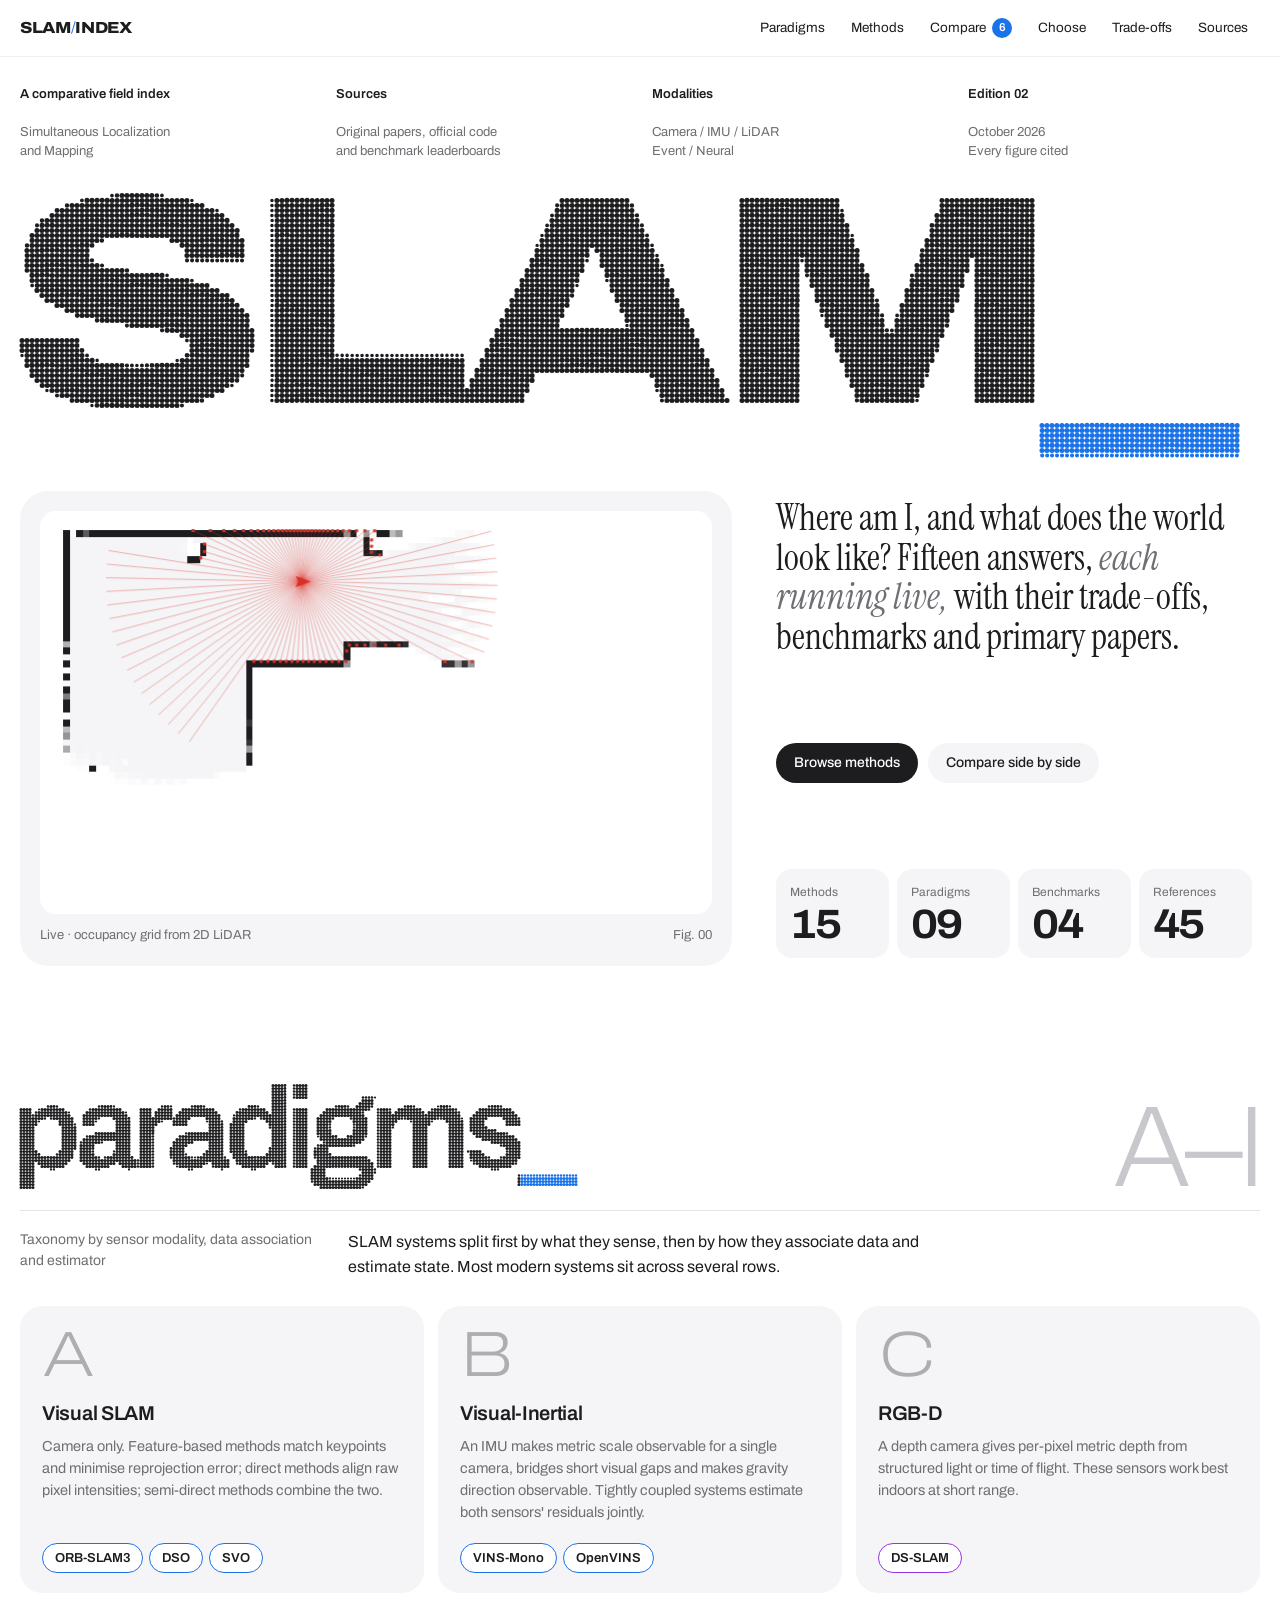
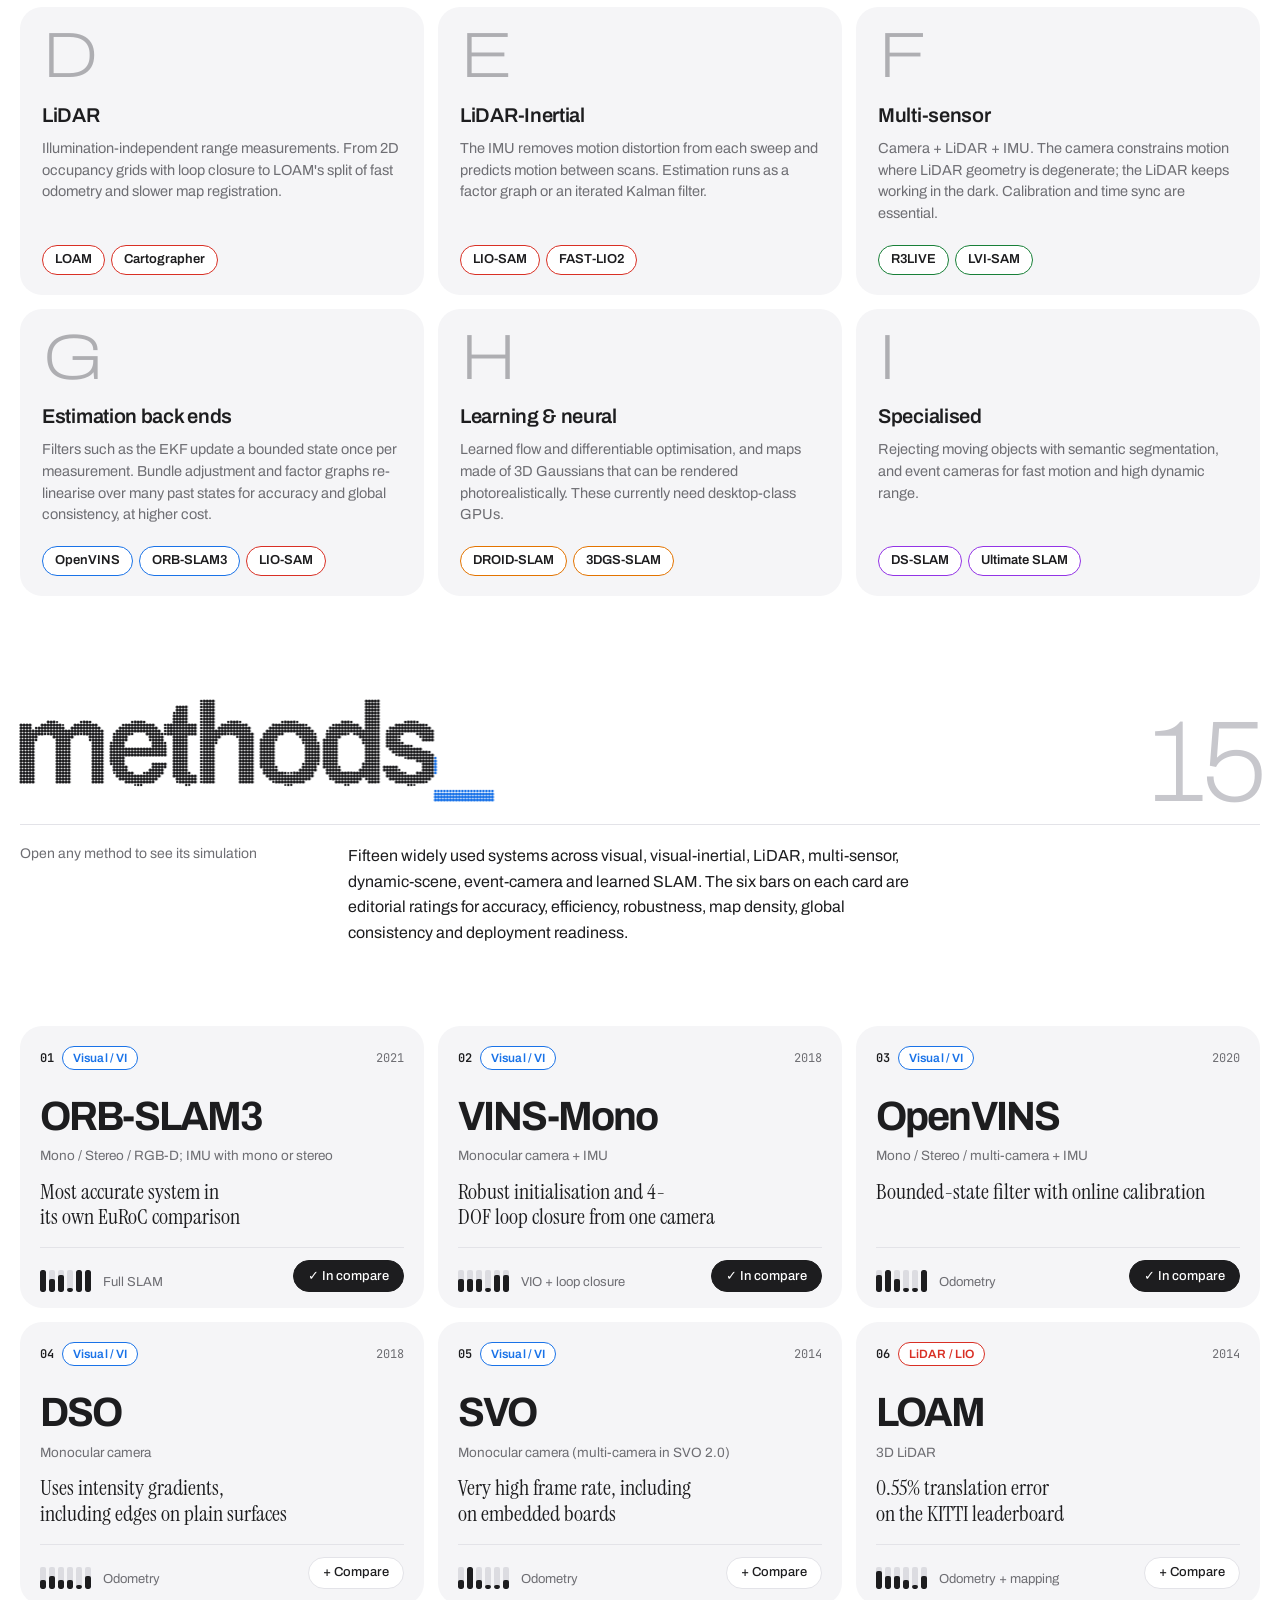
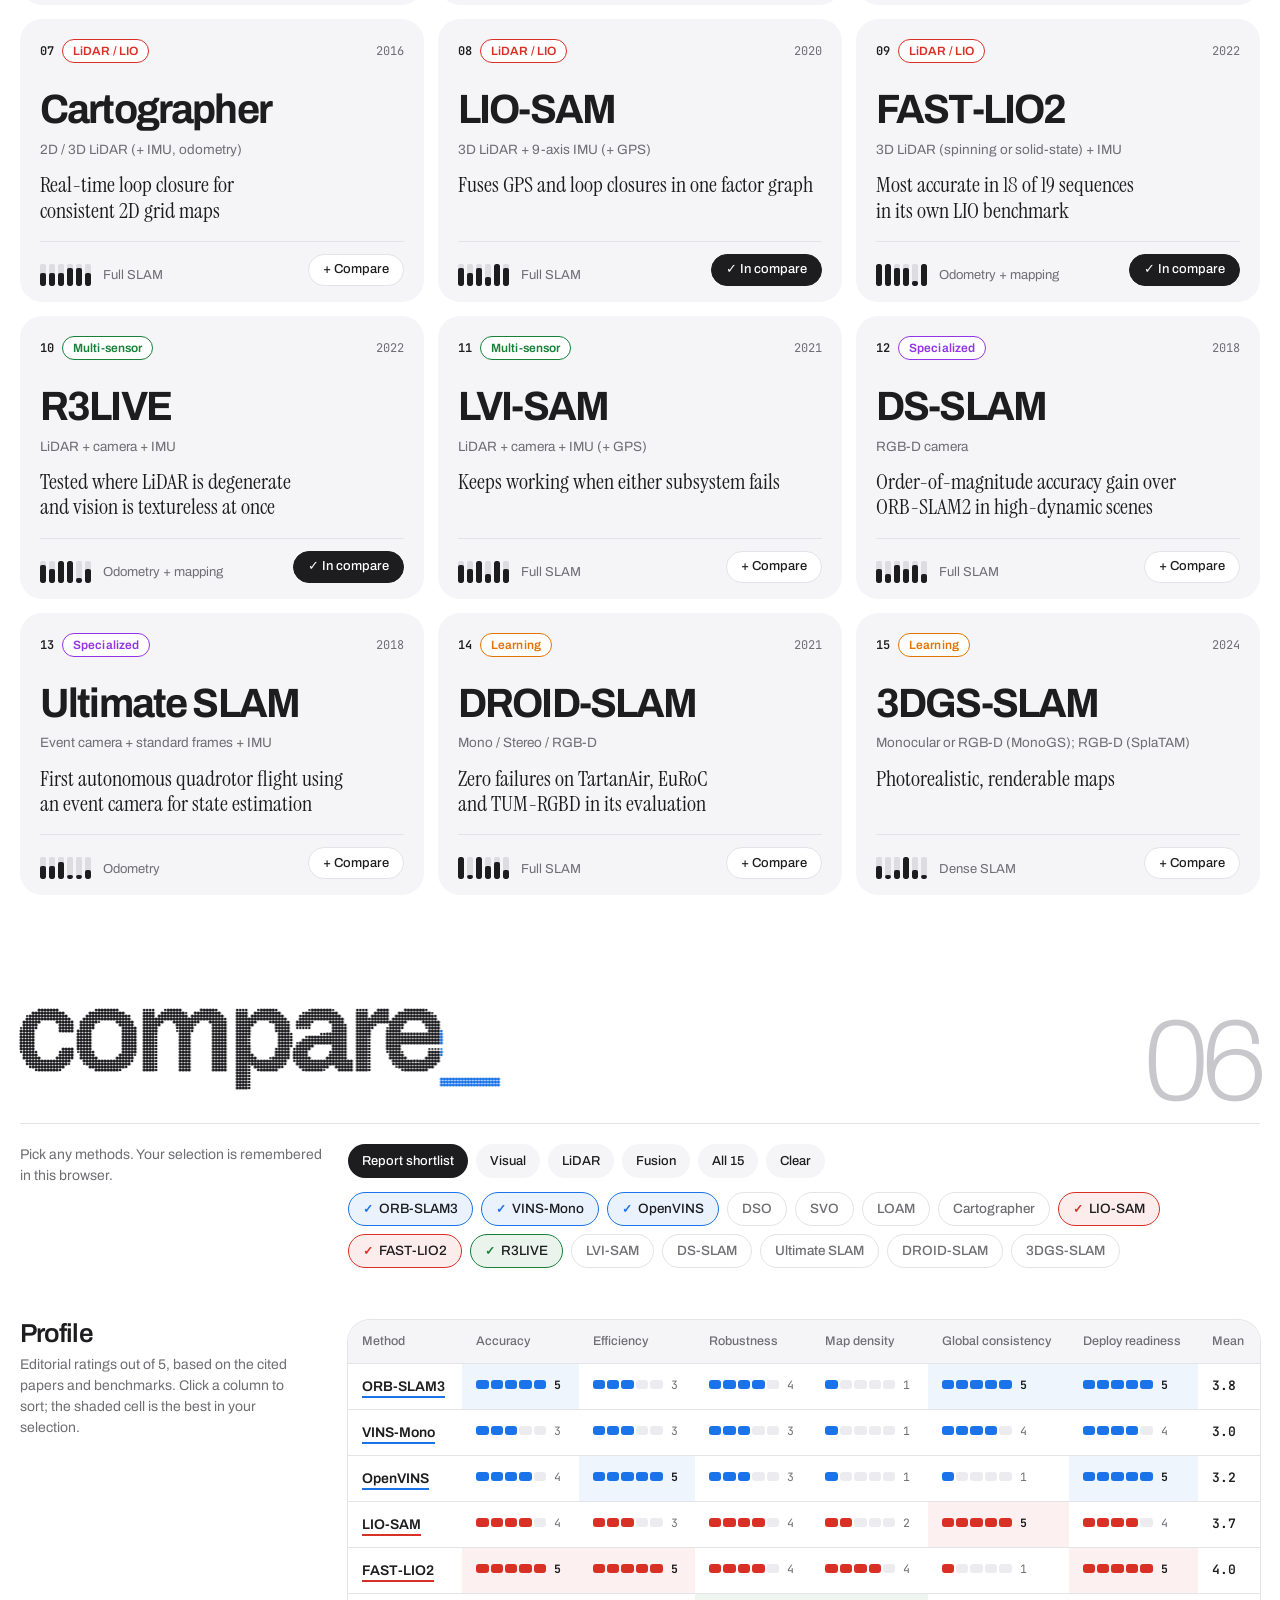
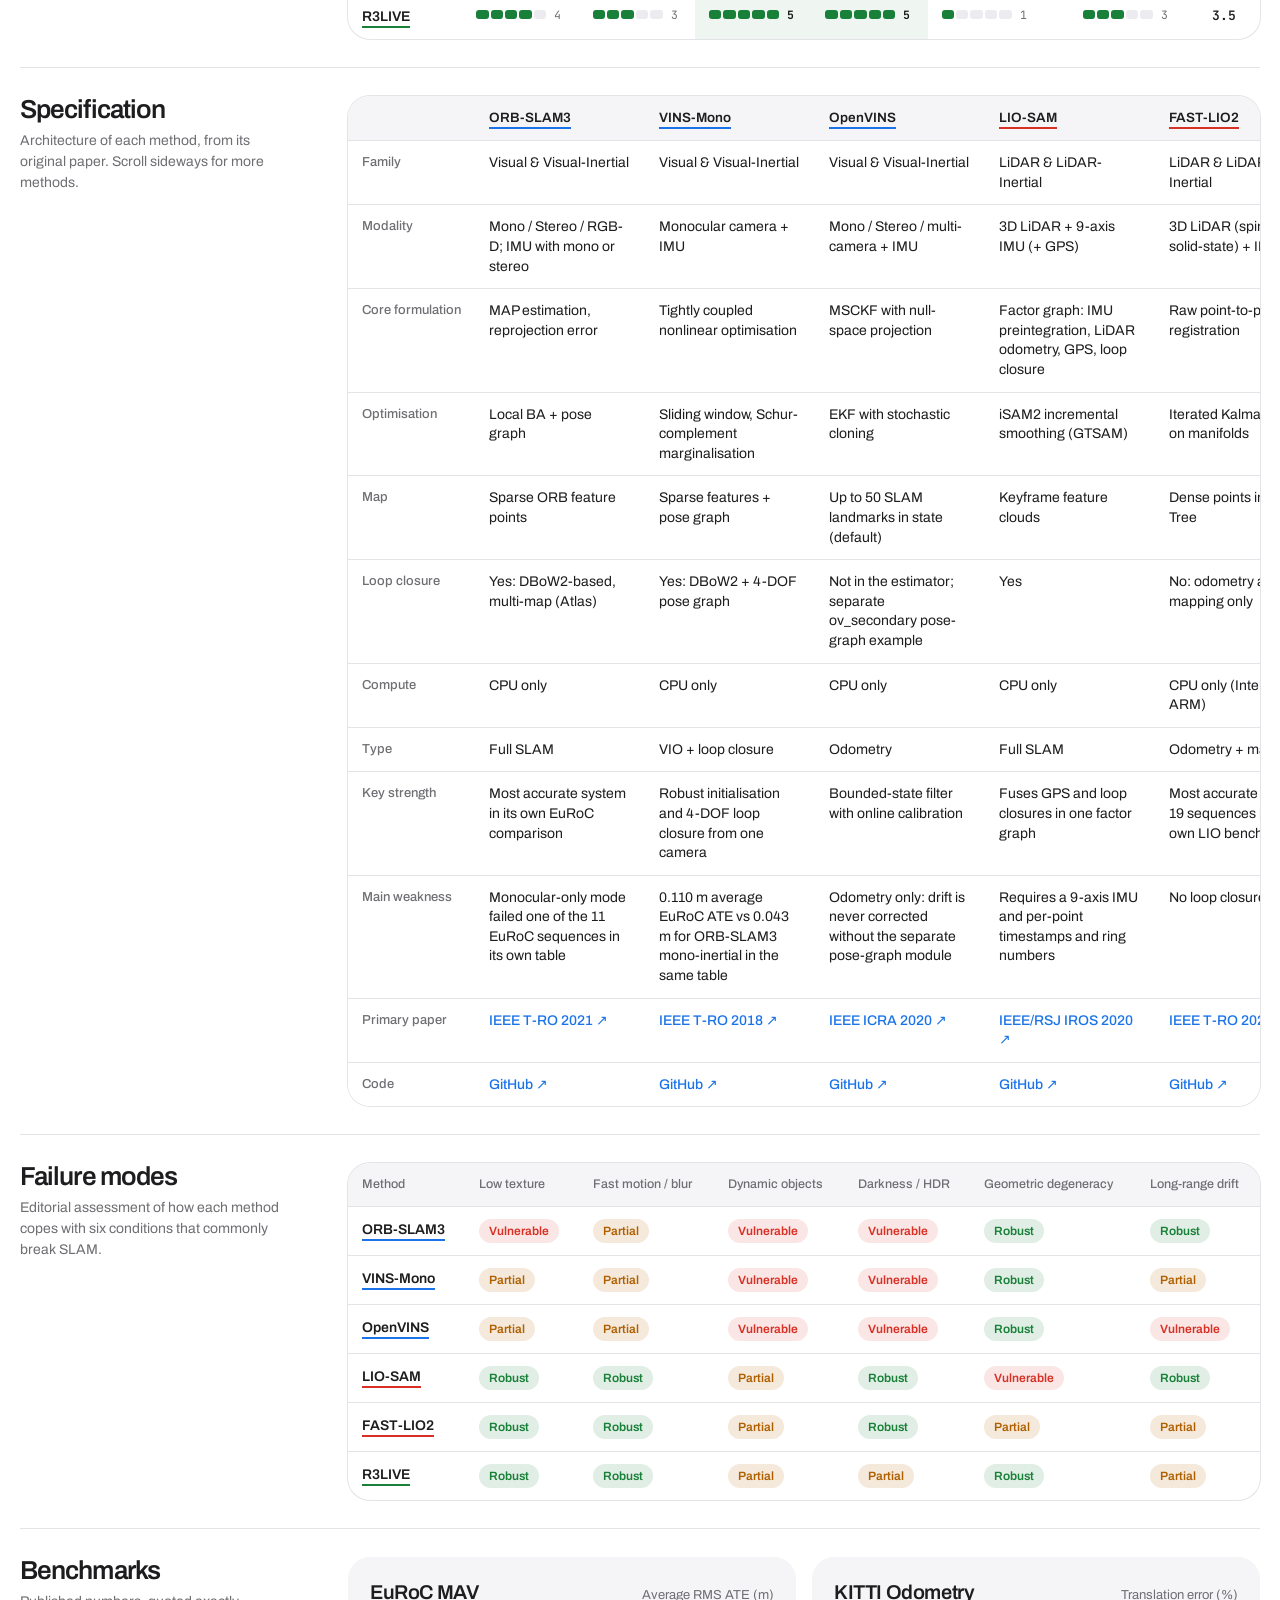
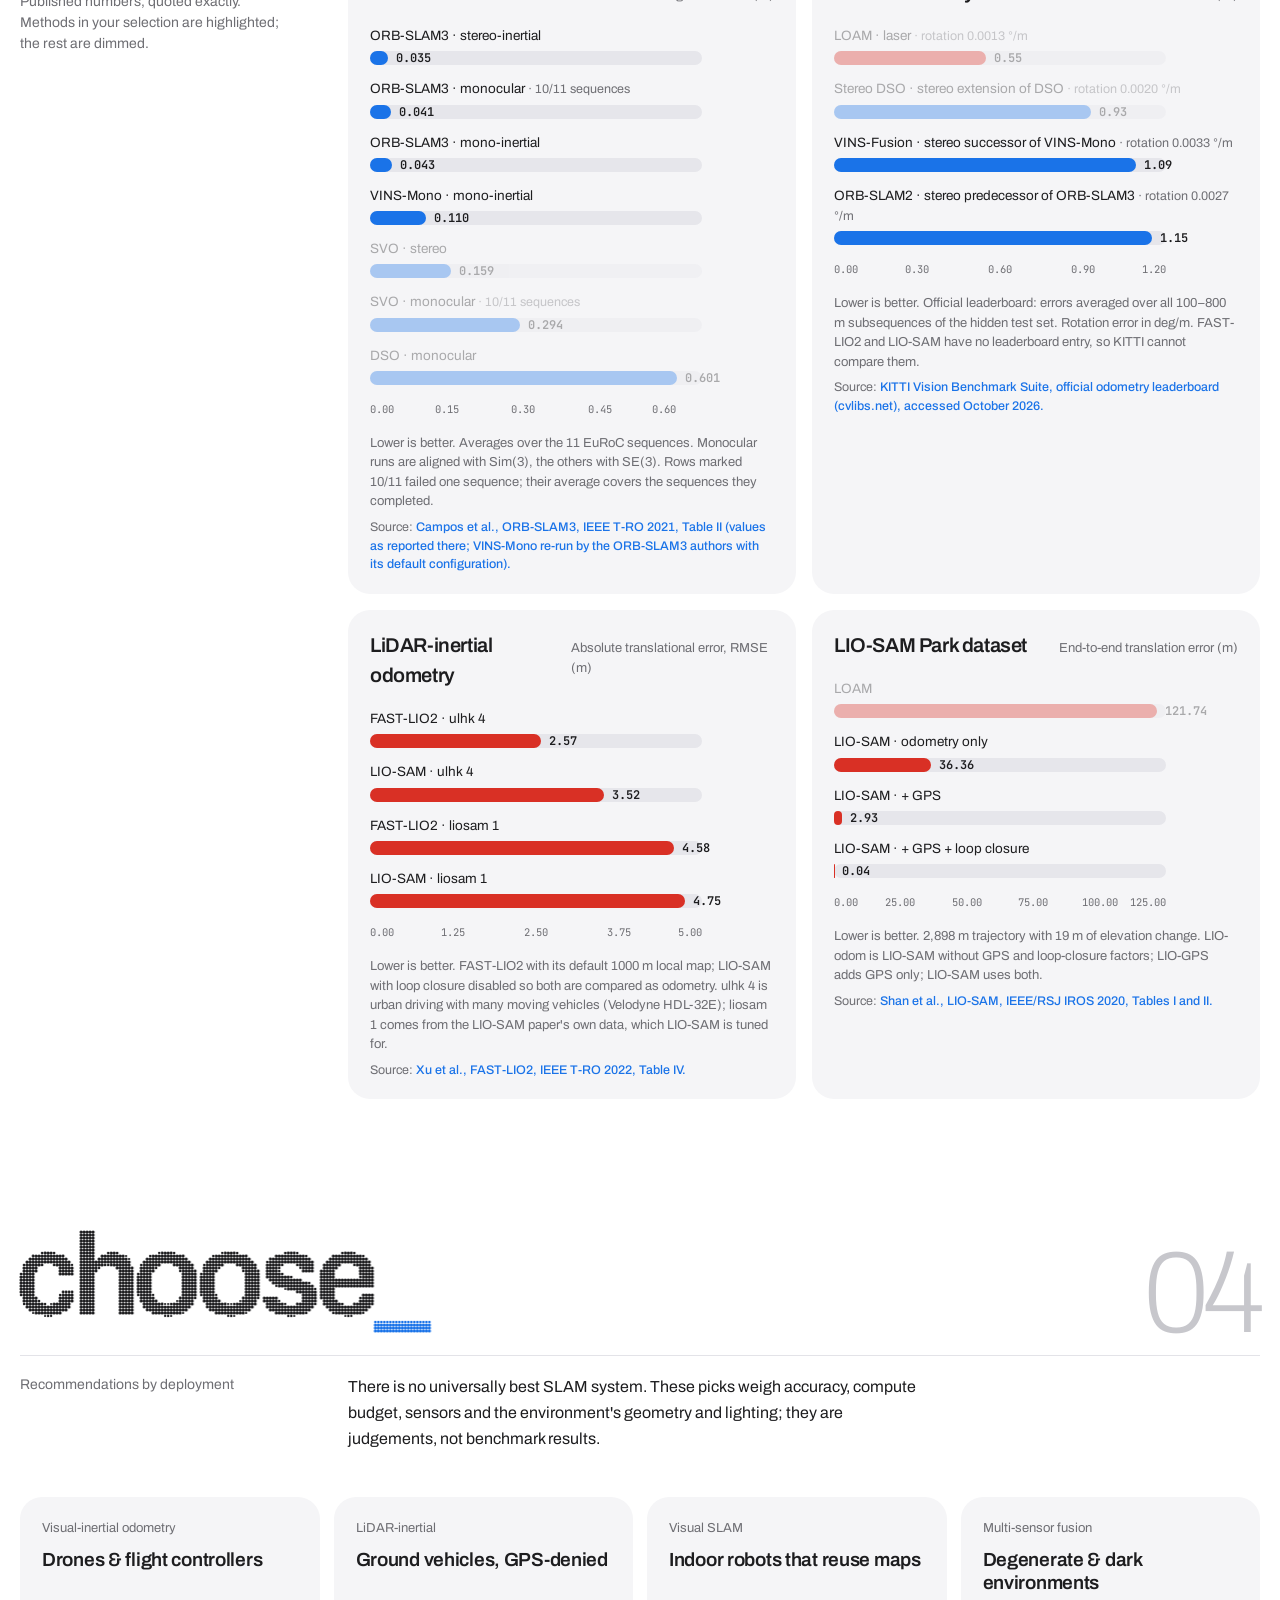
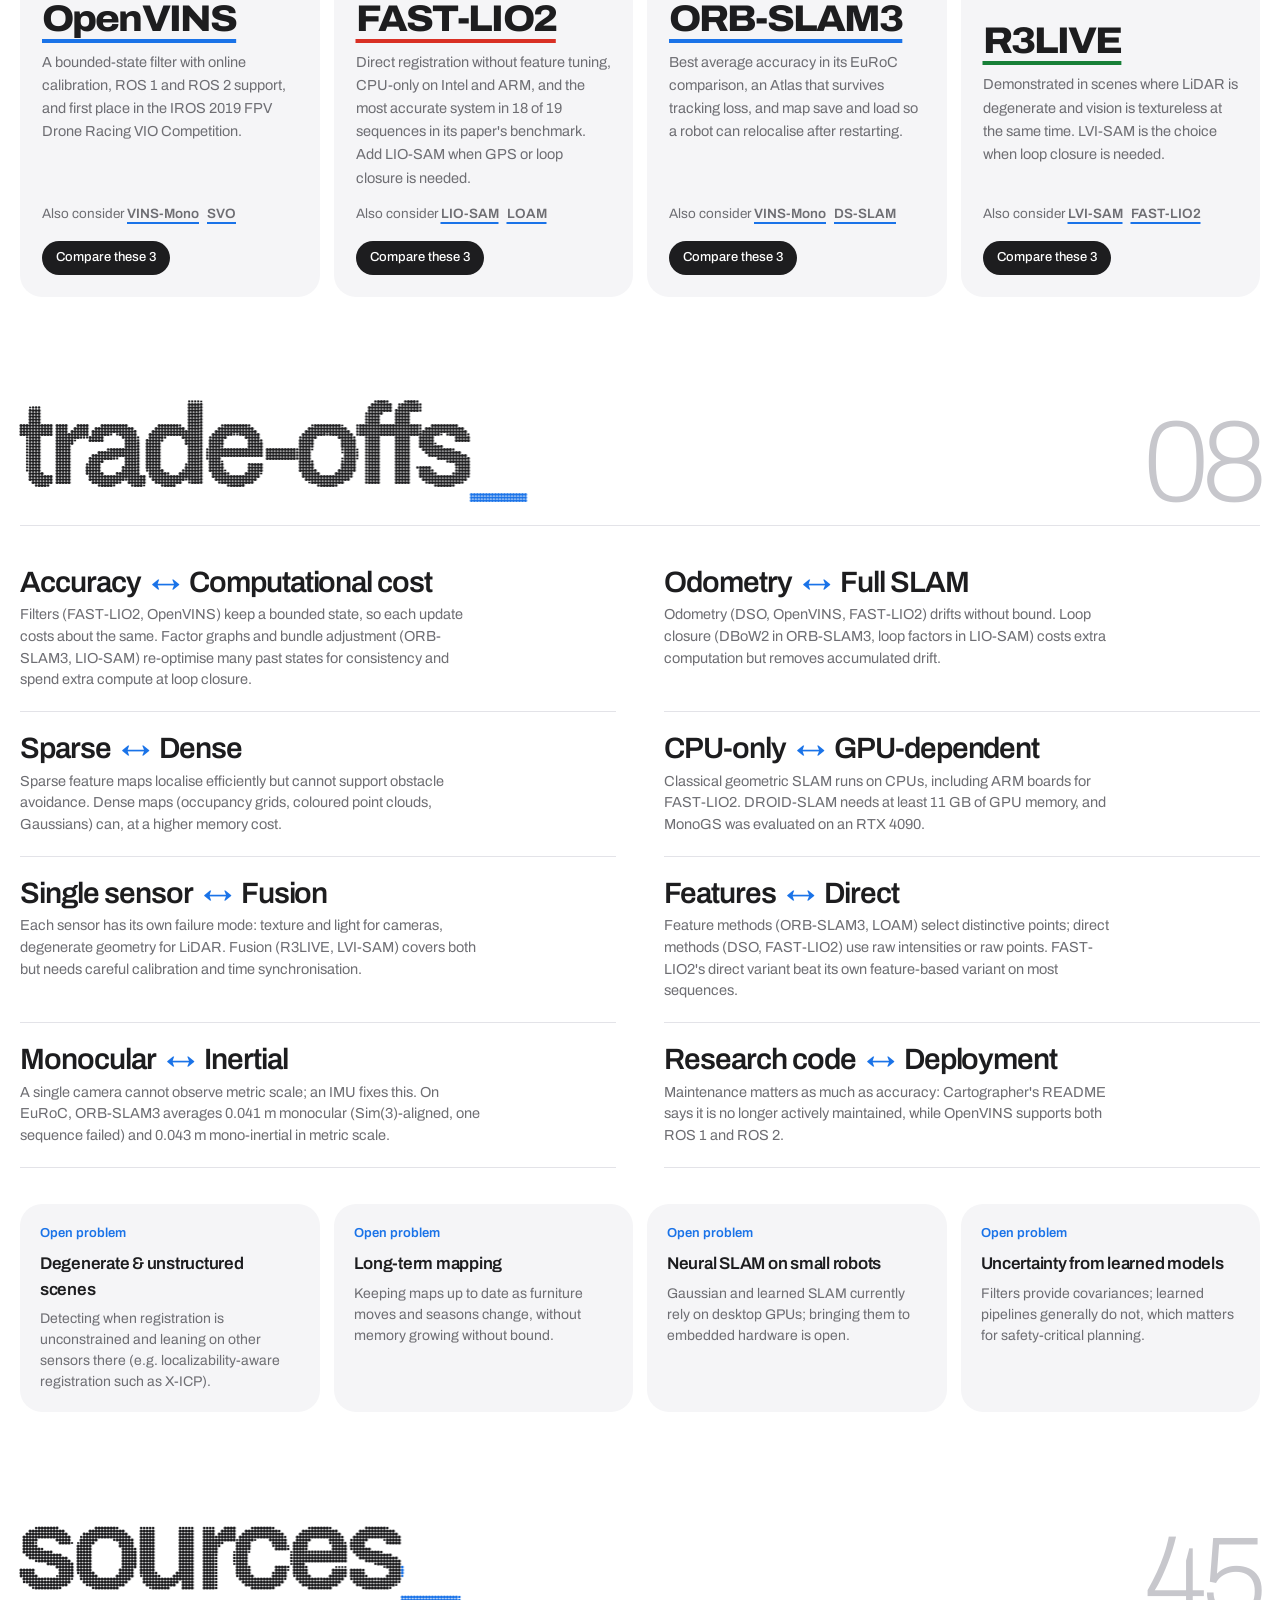
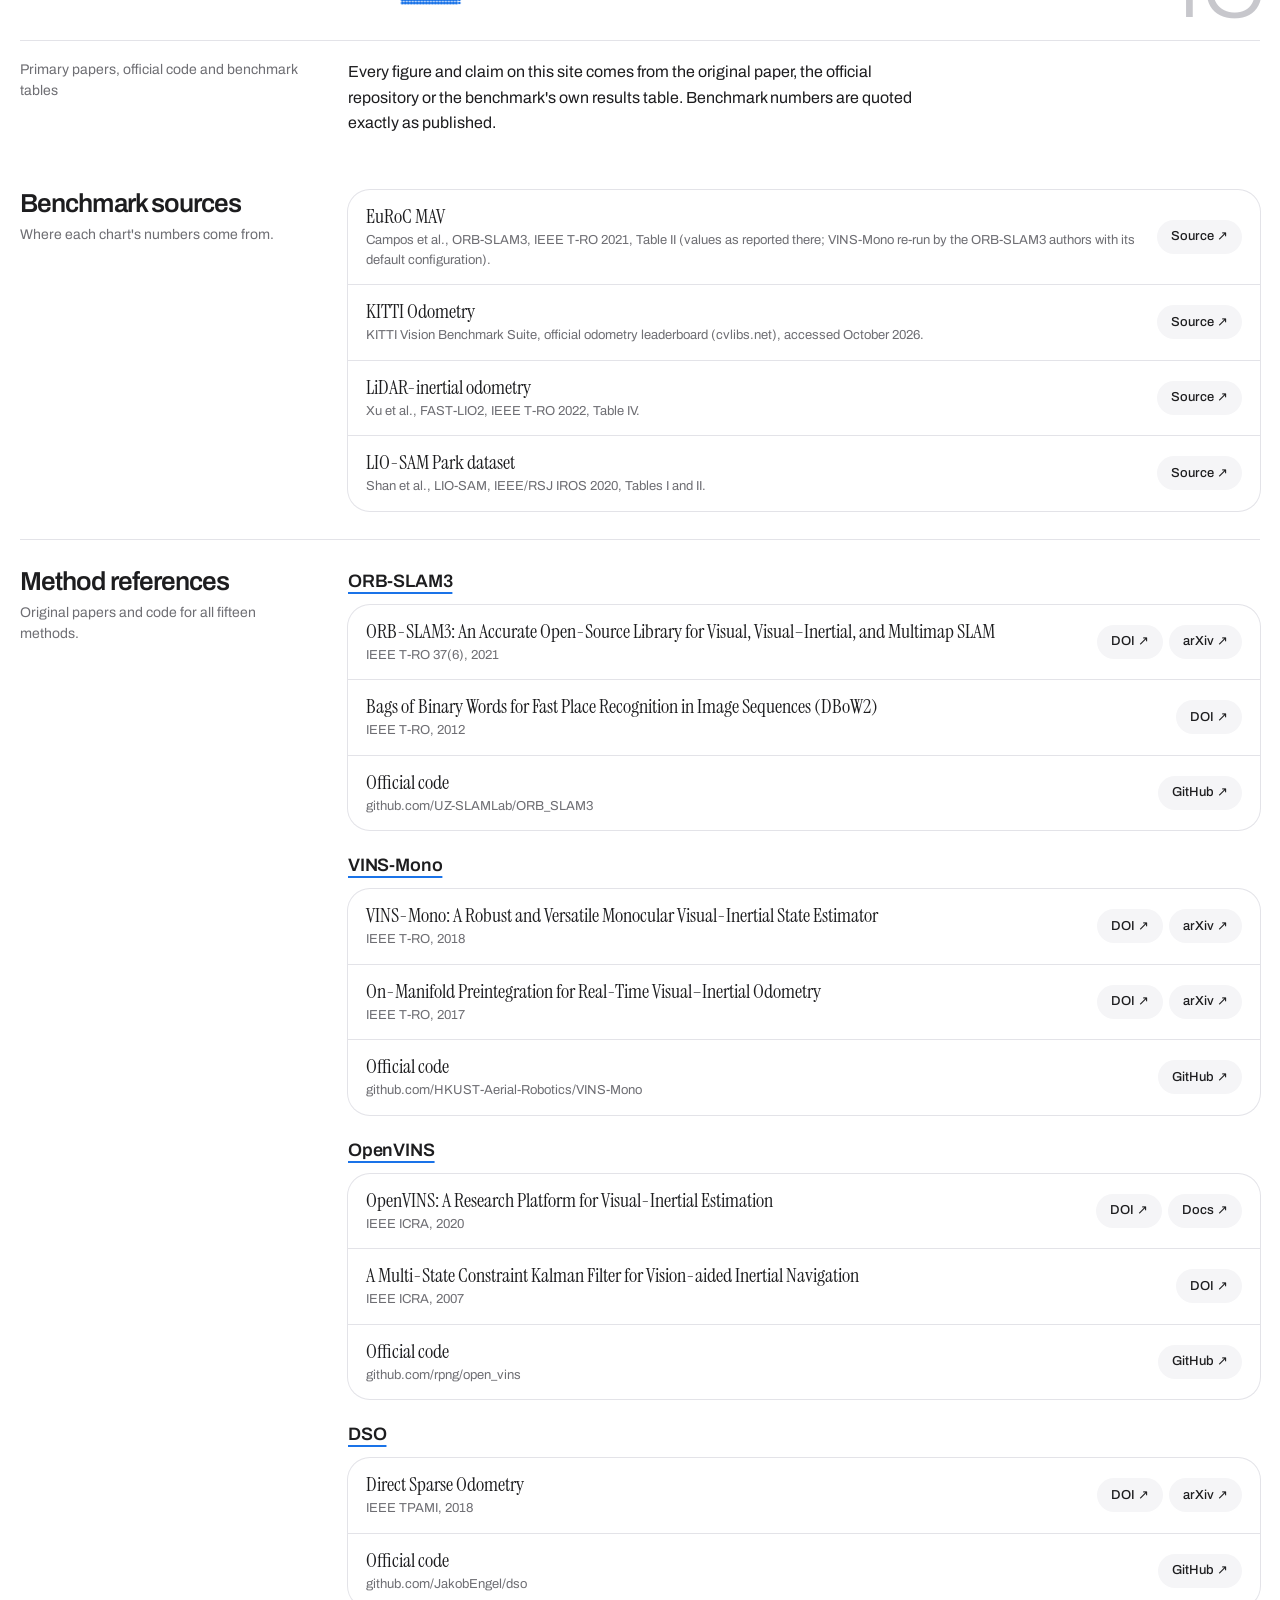
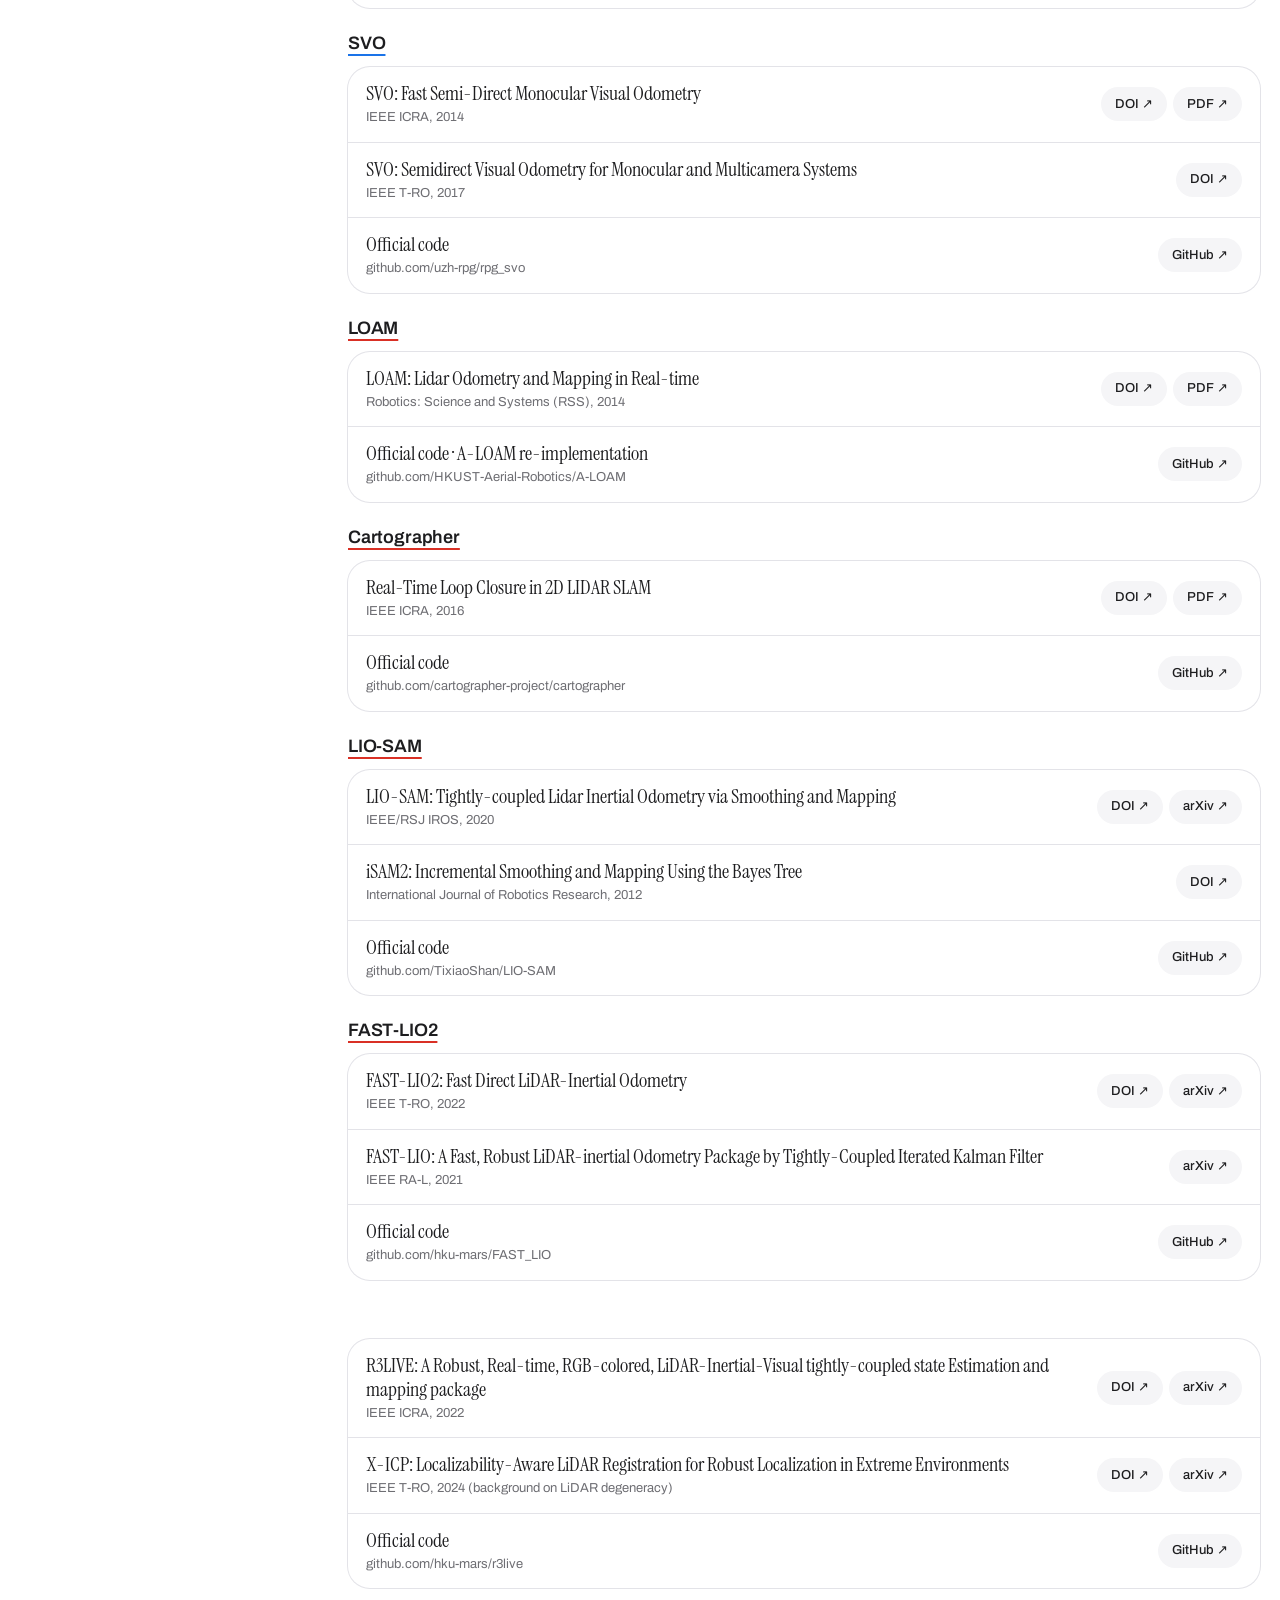
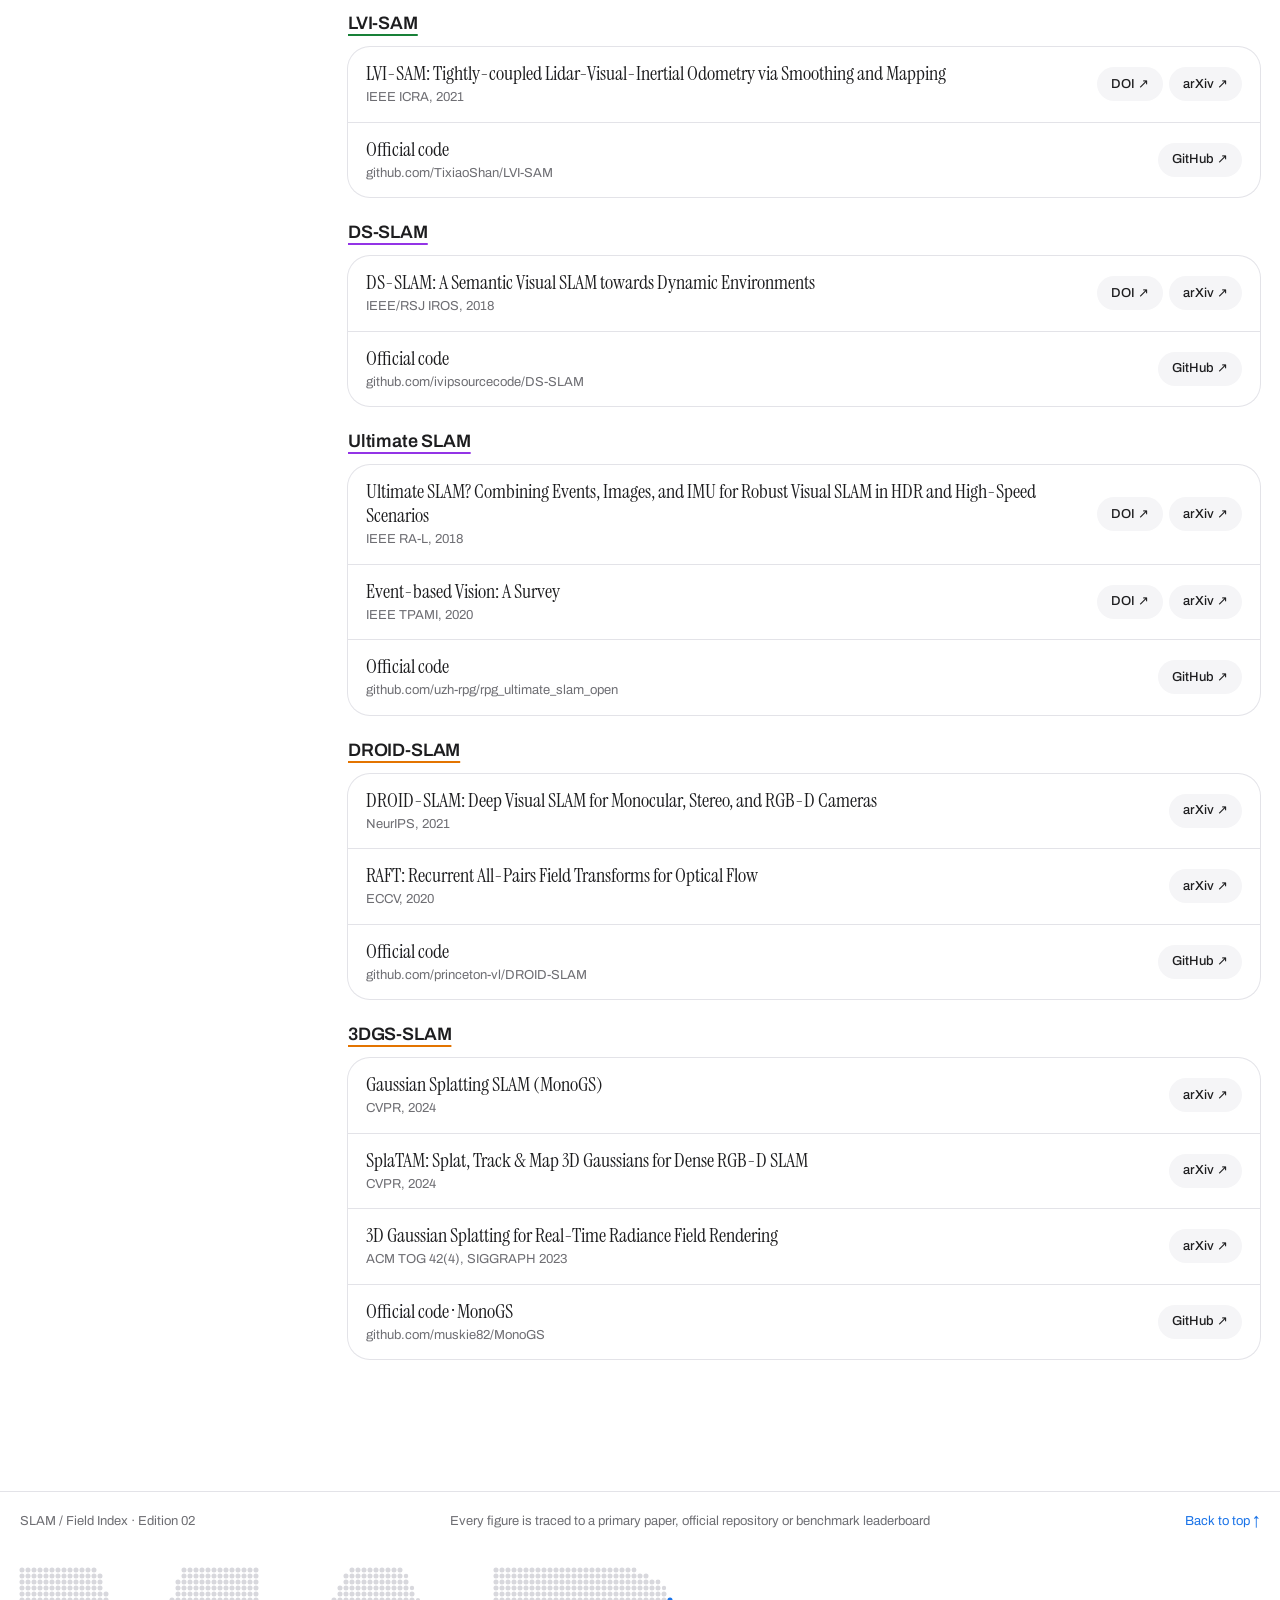
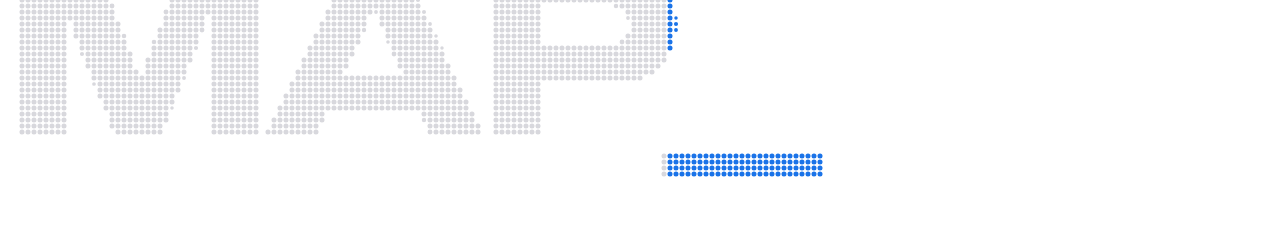
<file: index.html>
<!doctype html>
<html lang="en">
  <head>
    <meta charset="utf-8" />
    <meta name="viewport" content="width=device-width, initial-scale=1, viewport-fit=cover" />
    <meta name="theme-color" content="#ffffff" />
    <meta name="description" content="A comparative field index of SLAM techniques: 15 methods with live simulations, side-by-side comparison, benchmarks and primary papers." />
    <title>SLAM Field Index</title>
    <link rel="icon" href="./favicon.svg" type="image/svg+xml" />
    <link rel="preconnect" href="https://fonts.googleapis.com" />
    <link rel="preconnect" href="https://fonts.gstatic.com" crossorigin />
    <link rel="stylesheet" href="https://fonts.googleapis.com/css2?family=Archivo:ital,wdth,wght@0,62..125,100..900;1,62..125,100..900&family=Instrument+Serif:ital@0;1&family=JetBrains+Mono:wght@400;500;600&display=swap" />
    <script type="module" crossorigin src="./assets/index-BjHoa6z_.js"></script>
    <link rel="stylesheet" crossorigin href="./assets/index-CdLERnVG.css">
  </head>
  <body>
    <div id="root"></div>
  </body>
</html>
</file>
<file: assets/index-CdLERnVG.css>
.particle-text{position:relative;display:block;width:100%;touch-action:pan-y}.particle-text__canvas{position:absolute;top:calc(-1 * var(--pt-bleed, 0px));left:calc(-1 * var(--pt-bleed, 0px));width:calc(100% + 2 * var(--pt-bleed, 0px));height:calc(100% + 2 * var(--pt-bleed, 0px));display:block;pointer-events:none}.particle-text__sr{position:absolute;width:1px;height:1px;padding:0;margin:-1px;overflow:hidden;clip:rect(0,0,0,0);white-space:nowrap;border:0}:root{--bg:#ffffff;--ink:#1d1d1f;--mute:#6e6e73;--hair:#e3e3e8;--soft:#f5f5f7;--soft-2:#ececf0;--accent:#1a73e8;--vis:#1a73e8;--lid:#d93025;--fus:#188038;--spc:#9334e6;--lrn:#e37400;--ok:#188038;--warn:#b06000;--bad:#d93025;--display:"Archivo","Helvetica Neue",Helvetica,Arial,sans-serif;--serif:"Instrument Serif",Georgia,"Times New Roman",serif;--mono:"JetBrains Mono",ui-monospace,SFMono-Regular,Menlo,monospace;--r-xl:28px;--r-lg:22px;--r-md:16px;--r-sm:10px;--shadow:0 1px 2px rgba(0,0,0,.04),0 8px 24px rgba(0,0,0,.06);--gut:max(20px, env(safe-area-inset-left,0px));--gutr:max(20px, env(safe-area-inset-right,0px))}html{color-scheme:light}*{box-sizing:border-box}html{scroll-behavior:smooth;scroll-padding-top:72px;overflow-x:clip}@media (prefers-reduced-motion: reduce){html{scroll-behavior:auto}*{transition:none!important}}body{margin:0;background:var(--bg);color:var(--ink);font-family:var(--display);font-size:16px;line-height:1.5;-webkit-font-smoothing:antialiased;overflow-x:clip}body.lock{overflow:hidden}body:before{content:"";position:fixed;inset:0 0 auto;height:env(safe-area-inset-top,0px);z-index:60;background:var(--bg)}[hidden]{display:none!important}img{max-width:100%}a{color:inherit}button{font:inherit;color:inherit;background:none;border:0;padding:0;cursor:pointer}:focus-visible{outline:2px solid var(--accent);outline-offset:3px}.wrap{padding-left:var(--gut);padding-right:var(--gutr);max-width:1400px;margin:0 auto}.mono{font-family:var(--mono);font-size:11.5px;letter-spacing:.01em}.us{color:var(--accent);font-weight:300}.vis{--fc:var(--vis)}.lid{--fc:var(--lid)}.fus{--fc:var(--fus)}.spc{--fc:var(--spc)}.lrn{--fc:var(--lrn)}.tag{display:inline-flex;align-items:center;height:24px;padding:0 10px;border:1.5px solid var(--fc);color:var(--fc);border-radius:999px;font-size:12px;font-weight:600;letter-spacing:.01em;white-space:nowrap;background:var(--bg)}.nm{font-weight:600;text-decoration:underline;text-decoration-color:var(--fc);text-decoration-thickness:2px;text-underline-offset:5px}.btn{display:inline-flex;align-items:center;gap:8px;height:40px;padding:0 18px;border-radius:999px;font-size:14px;font-weight:500;text-decoration:none;white-space:nowrap;transition:background .15s,transform .15s}.btn-primary{background:var(--ink);color:#fff}.btn-primary:hover{background:#000}.btn-tonal{background:var(--soft);color:var(--ink)}.btn-tonal:hover{background:var(--soft-2)}.btn-sm{height:34px;padding:0 14px;font-size:13px}.icon-btn{width:36px;height:36px;border-radius:999px;display:inline-grid;place-items:center;background:var(--soft);font-size:15px}.icon-btn:hover{background:var(--soft-2)}.chips{display:flex;flex-wrap:wrap;gap:8px}.chip{display:inline-flex;align-items:center;gap:6px;height:34px;padding:0 14px;border-radius:999px;border:1px solid var(--hair);background:var(--bg);font-size:13.5px;font-weight:500;white-space:nowrap;transition:background .15s,border-color .15s}.chip:hover{background:var(--soft)}.chip .n{color:var(--mute);font-weight:400}.chip[aria-pressed=true]{background:var(--ink);border-color:var(--ink);color:#fff}.chip[aria-pressed=true] .n{color:#ffffffa6}.chip.fam[aria-pressed=true]{background:var(--fc);border-color:var(--fc)}.chip.sel[aria-pressed=true]{background:color-mix(in srgb,var(--fc) 9%,#fff);border:1.5px solid var(--fc);color:var(--ink)}.chip.sel[aria-pressed=true]:before{content:"✓";color:var(--fc);font-weight:700;font-size:12px}.chip.sel[aria-pressed=false]{color:var(--mute)}.bar{position:sticky;top:env(safe-area-inset-top,0px);z-index:50;background:#ffffffc7;-webkit-backdrop-filter:saturate(180%) blur(20px);backdrop-filter:saturate(180%) blur(20px);border-bottom:1px solid rgba(0,0,0,.06)}.bar .wrap{display:flex;align-items:center;gap:20px;height:56px}.brand{font-weight:800;font-stretch:112%;letter-spacing:-.02em;text-decoration:none;font-size:16px;white-space:nowrap}.brand span{font-weight:300;color:var(--accent)}.bar nav{display:flex;gap:2px;overflow-x:auto;scrollbar-width:none;flex:1 1 auto;min-width:0}.bar nav::-webkit-scrollbar{display:none}.bar nav button:first-child{margin-left:auto}.bar nav button{font-size:13.5px;text-decoration:none;padding:7px 12px;border-radius:999px;white-space:nowrap;color:var(--ink);display:inline-flex;align-items:center;gap:6px}.bar nav button:hover{background:var(--soft)}#navCount{min-width:20px;height:20px;padding:0 6px;border-radius:999px;background:var(--accent);color:#fff;font-size:11.5px;font-weight:600;display:inline-grid;place-items:center}.hero{padding-block:28px 24px}.meta4{display:grid;grid-template-columns:repeat(4,1fr);gap:24px;font-size:13px;line-height:1.45;color:var(--mute)}.meta4 b{display:block;color:var(--ink);font-weight:600}.giant{font-weight:800;font-stretch:118%;font-size:clamp(72px,23vw,370px);line-height:.8;letter-spacing:-.065em;margin:36px 0 0 -.04em;text-wrap:nowrap}.hero-row{display:grid;grid-template-columns:7fr 5fr;gap:20px;margin-top:36px}.hero-fig{margin:0;background:var(--soft);border-radius:var(--r-xl);padding:20px;display:flex;flex-direction:column;gap:12px;min-width:0}.hero-fig canvas{display:block;width:100%;aspect-ratio:5/3;border-radius:var(--r-md);background:var(--bg)}.hero-fig figcaption{display:flex;justify-content:space-between;gap:10px;color:var(--mute);font-size:13px}.hero-side{padding:8px 8px 8px 24px;display:flex;flex-direction:column;justify-content:space-between;gap:28px;min-width:0}.lede{font-family:var(--serif);font-size:clamp(28px,2.8vw,40px);line-height:1.1;margin:0;text-wrap:balance}.lede em{font-style:italic;color:var(--mute)}.hero-cta{display:flex;gap:10px;flex-wrap:wrap}.stats{display:grid;grid-template-columns:repeat(4,1fr);gap:8px;margin:0}.stats div{background:var(--soft);border-radius:var(--r-md);padding:14px 14px 12px}.stats dt{font-size:12px;color:var(--mute)}.stats dd{margin:4px 0 0;font-weight:700;font-stretch:110%;font-size:clamp(30px,3.2vw,44px);line-height:1;letter-spacing:-.04em;font-variant-numeric:tabular-nums}.sec{padding-block:88px 8px}.sec-head{display:flex;align-items:flex-end;justify-content:space-between;gap:20px;padding-bottom:14px;border-bottom:1px solid var(--hair)}.sec-head h2{font-weight:600;font-size:clamp(52px,9vw,140px);line-height:.82;letter-spacing:-.055em;margin:0}.sec-head .num{font-weight:200;font-size:clamp(52px,9vw,140px);line-height:.82;letter-spacing:-.05em;color:#c7c7cc;font-variant-numeric:tabular-nums}.sec-sub{display:grid;grid-template-columns:3fr 9fr;gap:24px;padding:18px 0 26px}.sec-sub p{margin:0;max-width:64ch}.sec-sub .kick{color:var(--mute);font-size:14px}.body{font-size:16px;line-height:1.6;max-width:64ch}.par-grid{display:grid;grid-template-columns:repeat(3,1fr);gap:14px}.par{background:var(--soft);border-radius:var(--r-lg);padding:22px 22px 20px;display:flex;flex-direction:column;gap:8px;min-width:0}.par-l{font-weight:200;font-stretch:120%;font-size:64px;line-height:.85;letter-spacing:-.05em;color:#aeaeb2}.par h3{font-size:20px;font-weight:600;margin:8px 0 0;letter-spacing:-.015em}.par p{margin:0;color:var(--mute);font-size:14.5px;line-height:1.5}.par-m{display:flex;flex-wrap:wrap;gap:6px;margin-top:auto;padding-top:12px}.plink{height:30px;padding:0 12px;border-radius:999px;border:1.5px solid var(--fc);background:var(--bg);font-size:13px;font-weight:600;color:var(--ink);display:inline-flex;align-items:center;transition:background .15s}.plink:hover{background:color-mix(in srgb,var(--fc) 10%,#fff)}.ilink{font-weight:600;text-decoration:underline;text-decoration-color:var(--accent);text-decoration-thickness:1.5px;text-underline-offset:4px}.cards{display:grid;grid-template-columns:repeat(3,1fr);gap:14px;margin-top:20px}.card{background:var(--soft);border-radius:var(--r-lg);padding:20px 20px 16px;display:flex;flex-direction:column;gap:10px;cursor:pointer;min-width:0;transition:transform .2s ease,box-shadow .2s ease,background .2s}.card:hover{background:var(--bg);box-shadow:var(--shadow),0 0 0 1px var(--hair);transform:translateY(-2px)}.card-top{display:flex;align-items:center;justify-content:space-between;gap:8px;color:var(--mute)}.card-top .no{font-family:var(--mono);font-size:12px;color:var(--ink);font-weight:600}.card-top .yr{font-family:var(--mono);font-size:12px}.card-top .grow{flex:1}.card-name{margin:18px 0 0;font-weight:700;font-stretch:96%;font-size:clamp(32px,3.2vw,46px);line-height:.95;letter-spacing:-.045em;overflow-wrap:anywhere}.card-name button{text-align:left;letter-spacing:inherit}.card-mod{color:var(--mute);margin:0;font-size:13.5px}.card-str{font-family:var(--serif);font-size:22px;line-height:1.15;margin:2px 0 8px;text-wrap:balance}.card-bot{margin-top:auto;display:flex;align-items:flex-end;gap:12px;border-top:1px solid var(--hair);padding-top:12px}.card-kind{color:var(--mute);margin-right:auto;font-size:13px}.strip{display:flex;gap:3px;height:22px;align-items:flex-end}.strip span{width:6px;height:100%;background:#dcdce1;border-radius:2px;display:flex;align-items:flex-end;overflow:hidden}.strip i{display:block;width:100%;background:var(--ink);border-radius:2px}.cmp{height:32px;padding:0 14px;border-radius:999px;font-size:13px;font-weight:500;white-space:nowrap;background:var(--bg);border:1px solid var(--hair);transition:background .15s}.cmp:hover{background:var(--soft-2)}.cmp[aria-pressed=true]{background:var(--ink);border-color:var(--ink);color:#fff}.sheet{position:fixed;top:0;right:0;bottom:0;left:0;z-index:100;background:var(--bg);overflow-y:auto;overflow-x:hidden;overscroll-behavior:contain;padding-bottom:env(safe-area-inset-bottom,0px);animation:rise .28s cubic-bezier(.2,.8,.2,1)}@keyframes rise{0%{opacity:0;transform:translateY(16px)}}.sheet-bar{position:sticky;top:0;z-index:2;background:#fffc;-webkit-backdrop-filter:saturate(180%) blur(20px);backdrop-filter:saturate(180%) blur(20px);border-bottom:1px solid rgba(0,0,0,.06);padding-top:env(safe-area-inset-top,0px)}.sheet-bar .wrap{display:flex;align-items:center;gap:8px;height:58px}.sheet-bar .grow{flex:1}#shCount{color:var(--mute);margin-right:6px}.sh-head{padding:40px 0 24px}.kicker{display:flex;gap:14px;flex-wrap:wrap;align-items:center;color:var(--mute);font-size:13px}.kicker .no{font-family:var(--mono);color:var(--ink);font-weight:600}.sh-name{font-weight:800;font-stretch:110%;font-size:clamp(60px,12vw,190px);line-height:.82;letter-spacing:-.06em;margin:22px 0 0 -.03em;overflow-wrap:anywhere}.sh-title{font-family:var(--serif);font-size:clamp(24px,2.5vw,34px);line-height:1.15;margin:22px 0 8px;max-width:34ch;text-wrap:balance}.sh-auth{color:var(--mute);margin:0;font-size:14px}.specs{display:grid;grid-template-columns:repeat(6,1fr);gap:8px;margin:0}.specs div{background:var(--soft);border-radius:var(--r-md);padding:14px 16px;min-width:0}.specs dt{color:var(--mute);margin-bottom:6px;font-size:12.5px}.specs dd{margin:0;font-size:14.5px;line-height:1.35;font-weight:500}.sim{padding-top:48px}.sim-head{display:flex;justify-content:space-between;align-items:flex-end}.sim-live{display:flex;align-items:center;gap:8px;color:var(--mute);font-size:13px}.sim-live i{width:8px;height:8px;border-radius:50%;background:var(--bad);animation:pulse 1.4s infinite}@keyframes pulse{50%{opacity:.25}}.sim-frame{margin-top:14px;background:var(--bg);border-radius:var(--r-xl);box-shadow:0 0 0 1px var(--hair),var(--shadow);overflow:hidden}.sim-frame canvas{display:block;width:100%;aspect-ratio:16/9;max-height:72vh}.sim-ctrl{display:flex;flex-wrap:wrap;gap:8px;padding:16px 0}.tg{display:inline-flex;align-items:center;gap:10px;height:36px;padding:0 14px 0 10px;border-radius:999px;border:1px solid var(--hair);font-size:13.5px;font-weight:500;white-space:nowrap;background:var(--bg)}.tg:hover{background:var(--soft)}.sw{position:relative;width:30px;height:18px;border-radius:999px;background:#d1d1d6;flex:none;transition:background .2s}.sw:after{content:"";position:absolute;top:2px;left:2px;width:14px;height:14px;border-radius:50%;background:#fff;box-shadow:0 1px 2px #00000040;transition:transform .2s}.tg[aria-pressed=true] .sw{background:var(--ok)}.tg[aria-pressed=true] .sw:after{transform:translate(12px)}.rg{display:inline-flex;align-items:center;gap:12px;height:36px;padding:0 14px;border-radius:999px;border:1px solid var(--hair);font-size:13.5px;font-weight:500}.rg input{width:120px;accent-color:var(--accent)}.rg output{min-width:64px;color:var(--mute)}.sim-cap{font-family:var(--serif);font-size:21px;line-height:1.3;max-width:68ch;margin:6px 0 0}.sim-cap em{font-style:italic}.h3{font-weight:600;font-size:clamp(28px,3.2vw,42px);letter-spacing:-.045em;line-height:1;margin:0 0 18px}.cols{display:grid;grid-template-columns:1fr 1fr;gap:16px;margin-top:56px}.cols>section{min-width:0}.panel{background:var(--soft);border-radius:var(--r-xl);padding:26px}.sheet-body>section{margin-top:56px}.sheet-body>section.sim{margin-top:20px}.eff{list-style:none;margin:0;padding:0;display:grid;gap:8px}.eff li{display:grid;grid-template-columns:minmax(110px,1fr) 2fr;gap:16px;background:var(--bg);border-radius:var(--r-md);padding:14px 16px;align-items:baseline}.eff b{font-weight:700;font-stretch:108%;font-size:28px;letter-spacing:-.04em;line-height:1}.eff span{font-size:14px;color:var(--mute)}.pc{list-style:none;margin:0;padding:0;counter-reset:pc}.pc li{counter-increment:pc;display:grid;grid-template-columns:30px 1fr;padding:11px 0;border-bottom:1px solid var(--hair);font-size:15.5px;line-height:1.4}.pc li:last-child{border-bottom:0}.pc li:before{content:counter(pc,decimal-leading-zero);font-family:var(--mono);font-size:12px;padding-top:3px;font-weight:600}.pro li:before{color:var(--ok)}.con li:before{color:var(--bad)}.bars{display:grid;gap:12px}.sbar{display:grid;grid-template-columns:140px 1fr 34px;gap:12px;align-items:center;font-size:14px}.sbar span{color:var(--mute)}.sbar b{font-family:var(--mono);font-size:12px;text-align:right}.seg{display:grid;grid-template-columns:repeat(5,1fr);gap:3px;height:12px}.seg i{background:var(--soft-2);border-radius:3px}.seg i.on{background:var(--fc)}.panel .seg i{background:#e1e1e6}.panel .seg i.on{background:var(--fc)}.seg.sm{height:9px;width:70px;gap:2px}.note{color:var(--mute);margin:16px 0 0;font-size:13px;line-height:1.5}.fm{display:grid}.fm-r{display:flex;justify-content:space-between;gap:12px;align-items:center;padding:10px 0;border-bottom:1px solid #e1e1e6;font-size:14.5px}.fm-r:last-child{border-bottom:0}.fg{display:inline-flex;align-items:center;height:24px;padding:0 10px;border-radius:999px;font-size:12px;font-weight:600;white-space:nowrap}.f2{background:color-mix(in srgb,var(--ok) 13%,#fff);color:var(--ok)}.f1{background:color-mix(in srgb,var(--warn) 14%,#fff);color:var(--warn)}.f0{background:color-mix(in srgb,var(--bad) 12%,#fff);color:var(--bad)}.bench-mini{display:grid;grid-template-columns:repeat(auto-fit,minmax(220px,1fr));gap:12px}.bench-mini>div{background:var(--soft);border-radius:var(--r-lg);padding:18px 20px}.bench-mini .lbl{color:var(--mute);font-size:13px}.bench-mini b{display:block;font-weight:700;font-stretch:110%;font-size:54px;letter-spacing:-.05em;line-height:1;margin:10px 0 4px}.bench-mini p{margin:10px 0 0;font-size:14px}.part{font-style:normal;color:var(--mute);font-size:12.5px}.rot{font-weight:400;color:var(--mute)}.note.src{margin-top:6px;font-size:12.5px}.papers{list-style:none;margin:0;padding:0;border-radius:var(--r-xl);box-shadow:0 0 0 1px var(--hair);overflow:hidden}.papers li{display:grid;grid-template-columns:54px 1fr auto;gap:14px;padding:18px 22px;border-bottom:1px solid var(--hair);align-items:center}.papers li:last-child{border-bottom:0}.pn{color:var(--mute)}.pt{margin:0;font-family:var(--serif);font-size:23px;line-height:1.15}.pv{margin:4px 0 0;color:var(--mute);font-size:13px}.pl{display:flex;gap:6px;flex-wrap:wrap;justify-content:flex-end}.sh-next{margin:64px 0 48px}.sh-next button{display:flex;flex-direction:column;align-items:flex-start;gap:8px;padding:28px;width:100%;text-align:left;background:var(--soft);border-radius:var(--r-xl);transition:background .2s}.sh-next button:hover{background:var(--soft-2)}.sh-next .lbl{color:var(--mute);font-size:14px}.sh-next b{font-weight:700;font-stretch:110%;font-size:clamp(40px,7vw,96px);letter-spacing:-.05em;line-height:.9}.cmp-ctl{display:grid;grid-template-columns:3fr 9fr;gap:24px;padding:20px 0 24px}.cmp-ctl .kick{color:var(--mute);font-size:14px;margin:0}.presets{display:flex;flex-wrap:wrap;gap:8px;margin-bottom:14px}.sub{display:grid;grid-template-columns:3fr 9fr;gap:24px;padding:28px 0}.sub+.sub{border-top:1px solid var(--hair)}.sub>div:first-child h3{font-weight:600;font-size:26px;letter-spacing:-.035em;margin:0 0 8px;line-height:1}.sub>div:first-child p{margin:0;color:var(--mute);font-size:14px;max-width:34ch}.sub>div{min-width:0}.tblwrap{overflow-x:auto;border-radius:var(--r-lg);box-shadow:0 0 0 1px var(--hair);background:var(--bg)}table{border-collapse:collapse;width:100%;font-size:14px}th,td{text-align:left;vertical-align:top;padding:12px 14px;border-bottom:1px solid var(--hair)}thead th{font-size:12.5px;font-weight:500;color:var(--mute);background:var(--soft);white-space:nowrap;vertical-align:bottom}thead th button{text-align:left;border-radius:6px;padding:2px 4px;margin:-2px -4px}thead th button:hover,thead th button[aria-pressed=true]{color:var(--ink);background:var(--soft-2)}tbody th{font-weight:600;white-space:nowrap}tbody th button{display:inline-flex;align-items:center}tbody tr:last-child>*{border-bottom:0}tbody tr:hover>*{background:#fafafb}.cell{display:flex;align-items:center;gap:8px}.cell .mono{color:var(--mute)}td.best{background:color-mix(in srgb,var(--fc) 7%,#fff)}td.best .mono{color:var(--ink);font-weight:700}td.avg{font-family:var(--mono);font-size:13px;font-weight:600}#specTbl{min-width:720px}#specTbl td{min-width:170px;line-height:1.4}#specTbl tbody th{position:sticky;left:0;background:var(--bg);color:var(--mute);font-weight:500;font-size:13px}#specTbl thead th:first-child{position:sticky;left:0;z-index:1}#specTbl thead th{color:var(--ink);font-size:13.5px}#scoreTbl,#failTbl{min-width:780px}.charts{display:grid;grid-template-columns:1fr 1fr;gap:16px}.chart{min-width:0;background:var(--soft);border-radius:var(--r-lg);padding:20px 22px}.ch-head{display:flex;justify-content:space-between;align-items:baseline;margin-bottom:12px;gap:8px}.ch-head h4{margin:0;font-size:20px;font-weight:600;letter-spacing:-.02em}.ch-head span{color:var(--mute);font-size:13px}.ch-row{display:grid;gap:5px;padding:7px 0;opacity:.35;transition:opacity .2s}.ch-row.on{opacity:1}.ch-l{font-size:13.5px}.ch-t{position:relative;height:14px;margin-right:72px;background:#e6e6eb;border-radius:7px}.ch-b{position:absolute;left:0;top:0;bottom:0;background:var(--fc);border-radius:7px}.ch-x{position:absolute;top:0;bottom:0;background:var(--fc);opacity:.3;border-radius:0 7px 7px 0}.ch-t b{position:absolute;top:-1px;padding-left:8px;font-family:var(--mono);font-size:12px;font-weight:600;line-height:16px;white-space:nowrap}.ch-ax{position:relative;height:18px;margin-right:72px;margin-top:8px}.ch-ax span{position:absolute;top:2px;transform:translate(-50%);font-family:var(--mono);font-size:10.5px;color:var(--mute)}.ch-ax span:first-child{transform:none}.ch-ax span:last-child{transform:translate(-100%)}#cmpEmpty{padding:36px;font-family:var(--serif);font-size:28px;background:var(--soft);border-radius:var(--r-lg);margin:8px 0}.scen{display:grid;grid-template-columns:repeat(4,1fr);gap:14px;margin-top:20px}.scn{background:var(--soft);border-radius:var(--r-lg);padding:22px;display:flex;flex-direction:column;gap:10px;min-width:0}.scn .s{color:var(--mute);margin:0;font-size:13px}.scn h3{font-size:19px;font-weight:600;letter-spacing:-.015em;margin:0;line-height:1.2}.scn-pick{font-weight:800;font-stretch:108%;font-size:clamp(30px,2.9vw,42px);letter-spacing:-.05em;line-height:1;text-align:left;margin:18px 0 4px;overflow-wrap:anywhere;text-decoration:underline;text-decoration-color:var(--fc);text-decoration-thickness:4px;text-underline-offset:8px}.scn .body{font-size:14.5px;margin:0;color:var(--mute)}.scn-alt{margin:auto 0 0;color:var(--mute);font-size:13.5px;line-height:2}.scn-alt .ilink{margin-right:8px}.scn .btn{align-self:flex-start;margin-top:4px}.trade{list-style:none;margin:20px 0 0;padding:0;display:grid;grid-template-columns:1fr 1fr;column-gap:48px}.trade li{padding:20px 0;border-bottom:1px solid var(--hair)}.trade h3{margin:0 0 6px;font-size:clamp(22px,2.3vw,30px);font-weight:600;letter-spacing:-.035em;line-height:1.1;display:flex;flex-wrap:wrap;gap:0 10px;align-items:baseline}.trade h3 i{font-style:normal;font-weight:300;color:var(--accent)}.trade p{margin:0;color:var(--mute);font-size:14.5px;max-width:58ch}.gaps{display:grid;grid-template-columns:repeat(4,1fr);gap:14px;margin-top:36px}.gaps div{background:var(--soft);border-radius:var(--r-lg);padding:20px}.gaps .k{color:var(--accent);font-size:13px;font-weight:600;margin:0}.gaps h4{margin:8px 0 6px;font-size:17px;font-weight:600;letter-spacing:-.015em}.gaps p{margin:0;color:var(--mute);font-size:14px}.refs{list-style:none;margin:0;padding:0;border-radius:var(--r-lg);box-shadow:0 0 0 1px var(--hair);overflow:hidden;background:var(--bg)}.refs li{display:grid;grid-template-columns:1fr auto;gap:14px;padding:14px 18px;border-bottom:1px solid var(--hair);align-items:center}.refs li:last-child{border-bottom:0}.rt{margin:0;font-family:var(--serif);font-size:20px;line-height:1.2}.rv{margin:3px 0 0;color:var(--mute);font-size:13px}.refgroups{display:grid;gap:22px}.refname{font-size:18px;margin:0 0 10px;letter-spacing:-.01em}.tlink{text-decoration:none;color:var(--accent);font-weight:500}.tlink:hover{text-decoration:underline}.foot{margin-top:96px;padding-block:20px 28px;border-top:1px solid var(--hair)}.foot-meta{display:flex;justify-content:space-between;gap:20px;flex-wrap:wrap;color:var(--mute);font-size:13px}.foot-meta button{color:var(--accent);font-size:13px}.ph{margin:0;position:relative}.sr{position:absolute;width:1px;height:1px;padding:0;margin:-1px;overflow:hidden;clip:rect(0,0,0,0);white-space:nowrap;border:0}.sec-head .ph{flex:1;min-width:0}.giant.ph{margin:36px 0 0;line-height:normal}.sh-name.ph{margin:22px 0 0}.foot-word.ph{display:block;margin:36px 0 0}.particle-text{cursor:crosshair}html[data-intro=run] body{overflow:hidden}.bar,.meta4,.hero-row,main>section:not(.hero),.foot{transition:opacity 1.1s ease var(--introd,0s),transform 1.2s cubic-bezier(.2,.7,.2,1) var(--introd,0s)}.bar{--introd:.05s}.meta4{--introd:.2s}.hero-row{--introd:.4s}main>section:not(.hero),.foot{--introd:.6s}html[data-intro=run] .bar,html[data-intro=run] .meta4,html[data-intro=run] .hero-row,html[data-intro=run] main>section:not(.hero),html[data-intro=run] .foot{opacity:0;transform:translateY(18px);pointer-events:none}[data-rv="0"],[data-rv="1"]{transition:opacity .9s cubic-bezier(.2,.7,.2,1) var(--rvd,0ms),transform 1s cubic-bezier(.2,.7,.2,1) var(--rvd,0ms)}[data-rv="0"]{opacity:0;transform:translateY(36px)}[data-rv="1"]{opacity:1;transform:none}@media (prefers-reduced-motion: reduce){[data-rv]{opacity:1!important;transform:none!important}}@media (max-width:1100px){.cards,.par-grid,.scen,.gaps{grid-template-columns:repeat(2,1fr)}.specs{grid-template-columns:repeat(3,1fr)}}@media (max-width:860px){.hero-row{grid-template-columns:1fr}.hero-side{padding:8px 0}.meta4{grid-template-columns:repeat(2,1fr)}.sec-sub,.cmp-ctl,.sub{grid-template-columns:1fr;gap:12px}.charts,.cols,.audit,.trade{grid-template-columns:1fr}.works{columns:1}}@media (max-width:600px){.refs li{grid-template-columns:1fr}.refs .pl{justify-content:flex-start}body{font-size:15px}.cards,.scen,.par-grid,.gaps{grid-template-columns:1fr}.specs{grid-template-columns:1fr 1fr}.stats{grid-template-columns:repeat(2,1fr)}.meta4 div:nth-child(n+3){display:none}.sim-frame canvas{aspect-ratio:4/5;max-height:none}.papers li{grid-template-columns:30px 1fr;padding:16px}.pl{grid-column:2;justify-content:flex-start}.sbar{grid-template-columns:104px 1fr 30px}#shCount{display:none}.rg input{width:90px}.sec{padding-block:64px 8px}.panel{padding:20px}.hero-fig{padding:12px;border-radius:var(--r-lg)}}
</file>
